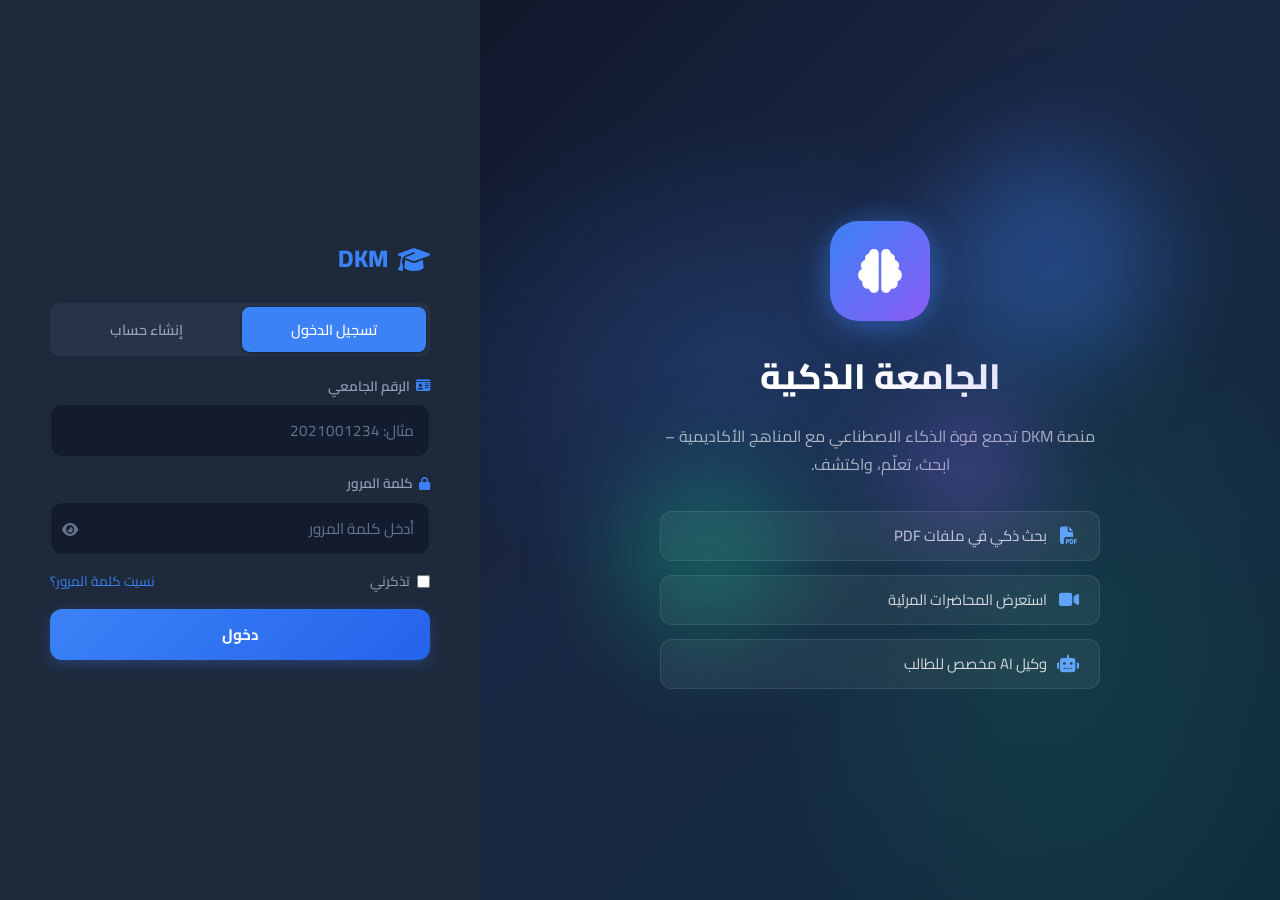
<file: New folder/index.html>
<!DOCTYPE html>
<html lang="ar" dir="rtl" data-theme="dark">
<head>
  <meta charset="UTF-8" />
  <meta name="viewport" content="width=device-width, initial-scale=1.0" />
  <title>DKM – الجامعة الذكية</title>
  <meta name="description" content="منصة DKM التعليمية الذكية – استعرض المناهج والمحاضرات بمساعدة الذكاء الاصطناعي" />
  <link rel="preconnect" href="https://fonts.googleapis.com" />
  <link rel="preconnect" href="https://fonts.gstatic.com" crossorigin />
  <link href="https://fonts.googleapis.com/css2?family=Cairo:wght@300;400;500;600;700;800&family=Tajawal:wght@300;400;500;700&display=swap" rel="stylesheet" />
  <link rel="stylesheet" href="https://cdnjs.cloudflare.com/ajax/libs/font-awesome/6.5.0/css/all.min.css" />
  <link rel="stylesheet" href="style.css" />
</head>
<body>

  <!-- ═══════════════════════════════════════════════ -->
  <!--  SCREEN 1 — AUTH                               -->
  <!-- ═══════════════════════════════════════════════ -->
  <div id="screen-auth" class="screen active">
    <div class="auth-layout">

      <!-- Left Panel — Illustration -->
      <div class="auth-illustration">
        <div class="auth-illustration-inner">
          <div class="auth-logo-big">
            <div class="logo-glow"></div>
            <span class="logo-icon"><i class="fa-solid fa-brain"></i></span>
          </div>
          <h1 class="auth-headline">الجامعة الذكية</h1>
          <p class="auth-sub">منصة DKM تجمع قوة الذكاء الاصطناعي مع المناهج الأكاديمية – ابحث، تعلّم، واكتشف.</p>
          <div class="auth-features">
            <div class="auth-feat"><i class="fa-solid fa-file-pdf"></i><span>بحث ذكي في ملفات PDF</span></div>
            <div class="auth-feat"><i class="fa-solid fa-video"></i><span>استعرض المحاضرات المرئية</span></div>
            <div class="auth-feat"><i class="fa-solid fa-robot"></i><span>وكيل AI مخصص للطالب</span></div>
          </div>
          <!-- Floating orbs -->
          <div class="orb orb-1"></div>
          <div class="orb orb-2"></div>
          <div class="orb orb-3"></div>
        </div>
      </div>

      <!-- Right Panel — Form -->
      <div class="auth-form-panel">
        <div class="auth-form-card">
          <div class="auth-form-logo">
            <i class="fa-solid fa-graduation-cap"></i>
            <span>DKM</span>
          </div>

          <!-- Tab switcher -->
          <div class="auth-tabs">
            <button class="auth-tab active" id="tab-login" onclick="switchAuthTab('login')">تسجيل الدخول</button>
            <button class="auth-tab" id="tab-register" onclick="switchAuthTab('register')">إنشاء حساب</button>
          </div>

          <!-- Login Form -->
          <form class="auth-form-body" id="form-login" onsubmit="handleLogin(event)">
            <div class="form-group">
              <label for="login-id"><i class="fa-solid fa-id-card"></i> الرقم الجامعي</label>
              <input type="text" id="login-id" placeholder="مثال: 2021001234" autocomplete="username" />
            </div>
            <div class="form-group">
              <label for="login-pass"><i class="fa-solid fa-lock"></i> كلمة المرور</label>
              <div class="input-with-icon">
                <input type="password" id="login-pass" placeholder="أدخل كلمة المرور" autocomplete="current-password" />
                <button type="button" class="toggle-pass" onclick="togglePassword('login-pass', this)"><i class="fa-solid fa-eye"></i></button>
              </div>
            </div>
            <div class="form-row-space">
              <label class="checkbox-label">
                <input type="checkbox" id="remember-me" /> تذكرني
              </label>
              <a href="#" class="forgot-link">نسيت كلمة المرور؟</a>
            </div>
            <button type="submit" class="btn-primary btn-full" id="btn-login">
              <span class="btn-text">دخول</span>
              <span class="btn-spinner hidden"><i class="fa-solid fa-circle-notch fa-spin"></i></span>
            </button>
          </form>

          <!-- Register Form -->
          <form class="auth-form-body hidden" id="form-register" onsubmit="handleRegister(event)">
            <div class="form-group">
              <label for="reg-name"><i class="fa-solid fa-user"></i> الاسم الكامل</label>
              <input type="text" id="reg-name" placeholder="أدخل اسمك الكامل" />
            </div>
            <div class="form-group">
              <label for="reg-id"><i class="fa-solid fa-id-card"></i> الرقم الجامعي</label>
              <input type="text" id="reg-id" placeholder="مثال: 2024005678" />
            </div>
            <div class="form-group">
              <label for="reg-pass"><i class="fa-solid fa-lock"></i> كلمة المرور</label>
              <div class="input-with-icon">
                <input type="password" id="reg-pass" placeholder="8 أحرف على الأقل" />
                <button type="button" class="toggle-pass" onclick="togglePassword('reg-pass', this)"><i class="fa-solid fa-eye"></i></button>
              </div>
            </div>
            <div class="form-group">
              <label for="reg-pass2"><i class="fa-solid fa-shield-halved"></i> تأكيد كلمة المرور</label>
              <input type="password" id="reg-pass2" placeholder="أعد إدخال كلمة المرور" />
            </div>
            <button type="submit" class="btn-primary btn-full" id="btn-register">
              <span class="btn-text">إنشاء الحساب</span>
              <span class="btn-spinner hidden"><i class="fa-solid fa-circle-notch fa-spin"></i></span>
            </button>
          </form>

        </div>
      </div>

    </div>
  </div>

  <!-- ═══════════════════════════════════════════════ -->
  <!--  APP SHELL (Screens 2-5)                       -->
  <!-- ═══════════════════════════════════════════════ -->
  <div id="app-shell" class="hidden">

    <!-- Sidebar -->
    <aside class="sidebar" id="sidebar">
      <div class="sidebar-header">
        <div class="sidebar-logo">
          <i class="fa-solid fa-brain"></i>
          <span class="sidebar-logo-text">DKM</span>
        </div>
        <button class="sidebar-toggle" id="sidebar-toggle" onclick="toggleSidebar()" title="طي/بسط الشريط">
          <i class="fa-solid fa-bars"></i>
        </button>
      </div>

      <nav class="sidebar-nav">
        <a href="#" class="nav-item active" id="nav-dashboard" onclick="navigateTo('dashboard')">
          <i class="fa-solid fa-house-chimney"></i>
          <span class="nav-label">الرئيسية</span>
        </a>
        <a href="#" class="nav-item" id="nav-upload" onclick="navigateTo('upload')">
          <i class="fa-solid fa-cloud-arrow-up"></i>
          <span class="nav-label">إدارة المناهج</span>
        </a>
        <a href="#" class="nav-item" id="nav-query" onclick="navigateTo('query')">
          <i class="fa-solid fa-table-list"></i>
          <span class="nav-label">نظام الاستعلام</span>
        </a>
        <a href="#" class="nav-item" id="nav-chat" onclick="navigateTo('chat')">
          <i class="fa-solid fa-robot"></i>
          <span class="nav-label">الوكيل الذكي</span>
          <span class="nav-badge">AI</span>
        </a>
      </nav>

      <div class="sidebar-footer">
        <div class="sidebar-user">
          <div class="user-avatar" id="sidebar-avatar">أ</div>
          <div class="user-info">
            <span class="user-name" id="sidebar-name">أحمد محمد</span>
            <span class="user-role">طالب</span>
          </div>
        </div>
        <div class="sidebar-actions">
          <button class="icon-btn" onclick="toggleTheme()" title="تغيير المظهر" id="theme-toggle">
            <i class="fa-solid fa-moon"></i>
          </button>
          <button class="icon-btn" onclick="handleLogout()" title="تسجيل الخروج">
            <i class="fa-solid fa-right-from-bracket"></i>
          </button>
        </div>
      </div>
    </aside>

    <!-- Main content area -->
    <div class="main-wrapper" id="main-wrapper">

      <!-- Top bar (mobile) -->
      <header class="topbar">
        <button class="icon-btn" onclick="toggleMobileSidebar()"><i class="fa-solid fa-bars"></i></button>
        <div class="topbar-logo"><i class="fa-solid fa-brain"></i> DKM</div>
        <button class="icon-btn" onclick="toggleTheme()" id="theme-toggle-mobile"><i class="fa-solid fa-moon"></i></button>
      </header>

      <!-- ─── SCREEN 2: DASHBOARD ─── -->
      <section id="screen-dashboard" class="app-screen active">
        <div class="page-header">
          <div>
            <h2 class="page-title" id="dashboard-greeting">مرحباً، أحمد 👋</h2>
            <p class="page-subtitle">هنا ملخص نشاطك الأكاديمي اليوم</p>
          </div>
          <button class="btn-primary" onclick="navigateTo('chat')">
            <i class="fa-solid fa-plus"></i> محادثة جديدة
          </button>
        </div>

        <!-- Stats Cards -->
        <div class="stats-grid" id="stats-grid">
          <div class="stat-card loading-shimmer">
            <div class="stat-icon bg-blue"><i class="fa-solid fa-file-pdf"></i></div>
            <div class="stat-body">
              <span class="stat-value" id="stat-curricula">—</span>
              <span class="stat-label">مناهج مرفوعة</span>
            </div>
            <div class="stat-trend up"><i class="fa-solid fa-arrow-trend-up"></i> +2</div>
          </div>
          <div class="stat-card loading-shimmer">
            <div class="stat-icon bg-purple"><i class="fa-solid fa-video"></i></div>
            <div class="stat-body">
              <span class="stat-value" id="stat-videos">—</span>
              <span class="stat-label">محاضرات مرئية</span>
            </div>
            <div class="stat-trend up"><i class="fa-solid fa-arrow-trend-up"></i> +5</div>
          </div>
          <div class="stat-card loading-shimmer">
            <div class="stat-icon bg-green"><i class="fa-solid fa-comments"></i></div>
            <div class="stat-body">
              <span class="stat-value" id="stat-chats">—</span>
              <span class="stat-label">محادثات AI</span>
            </div>
            <div class="stat-trend up"><i class="fa-solid fa-arrow-trend-up"></i> +12</div>
          </div>
          <div class="stat-card loading-shimmer">
            <div class="stat-icon bg-orange"><i class="fa-solid fa-bolt"></i></div>
            <div class="stat-body">
              <span class="stat-value" id="stat-queries">—</span>
              <span class="stat-label">استعلام اليوم</span>
            </div>
            <div class="stat-trend neutral"><i class="fa-solid fa-minus"></i> ثابت</div>
          </div>
        </div>

        <!-- Quick Actions -->
        <div class="section-title"><i class="fa-solid fa-zap"></i> إجراءات سريعة</div>
        <div class="quick-actions">
          <button class="quick-action-card" onclick="navigateTo('chat')">
            <div class="qa-icon"><i class="fa-solid fa-robot"></i></div>
            <span>سؤال AI</span>
          </button>
          <button class="quick-action-card" onclick="navigateTo('upload')">
            <div class="qa-icon"><i class="fa-solid fa-file-arrow-up"></i></div>
            <span>رفع منهج</span>
          </button>
          <button class="quick-action-card" onclick="navigateTo('query')">
            <div class="qa-icon"><i class="fa-solid fa-magnifying-glass"></i></div>
            <span>بحث متقدم</span>
          </button>
          <button class="quick-action-card" onclick="navigateTo('upload')">
            <div class="qa-icon"><i class="fa-solid fa-clapperboard"></i></div>
            <span>رفع فيديو</span>
          </button>
        </div>

        <!-- Recent Activity -->
        <div class="section-title"><i class="fa-solid fa-clock-rotate-left"></i> النشاط الأخير</div>
        <div class="activity-list" id="activity-list">
          <div class="activity-skeleton"></div>
          <div class="activity-skeleton"></div>
          <div class="activity-skeleton"></div>
        </div>
      </section>

      <!-- ─── SCREEN 3: UPLOAD ─── -->
      <section id="screen-upload" class="app-screen">
        <div class="page-header">
          <div>
            <h2 class="page-title">إدارة المناهج</h2>
            <p class="page-subtitle">ارفع ملفات PDF والمحاضرات المرئية لمعالجتها بالذكاء الاصطناعي</p>
          </div>
        </div>

        <div class="upload-grid">
          <!-- PDF Upload -->
          <div class="upload-card">
            <div class="upload-card-header">
              <div class="upload-card-icon pdf"><i class="fa-solid fa-file-pdf"></i></div>
              <div>
                <h3>رفع ملفات PDF</h3>
                <p>المناهج والكتب الدراسية</p>
              </div>
            </div>
            <div class="drop-zone" id="pdf-drop-zone"
                 ondragover="handleDragOver(event,'pdf-drop-zone')"
                 ondragleave="handleDragLeave('pdf-drop-zone')"
                 ondrop="handleDrop(event,'pdf')">
              <div class="drop-zone-content">
                <div class="drop-icon"><i class="fa-solid fa-cloud-arrow-up"></i></div>
                <p class="drop-text">اسحب ملفات PDF هنا</p>
                <p class="drop-hint">أو</p>
                <button class="btn-outline" onclick="document.getElementById('pdf-input').click()">تصفح الملفات</button>
                <p class="drop-formats">PDF – حجم أقصى 50 MB</p>
              </div>
              <input type="file" id="pdf-input" accept=".pdf" multiple class="hidden" onchange="handleFileSelect(event,'pdf')" />
            </div>
            <!-- Upload Queue -->
            <div class="upload-queue" id="pdf-queue"></div>
          </div>

          <!-- Video Upload -->
          <div class="upload-card">
            <div class="upload-card-header">
              <div class="upload-card-icon video"><i class="fa-solid fa-film"></i></div>
              <div>
                <h3>رفع المحاضرات المرئية</h3>
                <p>ملفات MP4 والفيديوهات التعليمية</p>
              </div>
            </div>
            <div class="drop-zone" id="video-drop-zone"
                 ondragover="handleDragOver(event,'video-drop-zone')"
                 ondragleave="handleDragLeave('video-drop-zone')"
                 ondrop="handleDrop(event,'video')">
              <div class="drop-zone-content">
                <div class="drop-icon video-icon"><i class="fa-solid fa-clapperboard"></i></div>
                <p class="drop-text">اسحب ملفات الفيديو هنا</p>
                <p class="drop-hint">أو</p>
                <button class="btn-outline" onclick="document.getElementById('video-input').click()">تصفح الملفات</button>
                <p class="drop-formats">MP4 / MOV / AVI – حجم أقصى 2 GB</p>
              </div>
              <input type="file" id="video-input" accept="video/*" multiple class="hidden" onchange="handleFileSelect(event,'video')" />
            </div>
            <!-- Upload Queue -->
            <div class="upload-queue" id="video-queue"></div>
          </div>
        </div>

        <!-- Uploaded Files Table -->
        <div class="section-title"><i class="fa-solid fa-folder-open"></i> الملفات المرفوعة</div>
        <div class="files-table-wrap">
          <div class="table-toolbar">
            <input type="text" class="search-input-sm" placeholder="ابحث في الملفات..." id="files-search" oninput="filterFiles(this.value)" />
            <div class="table-filters">
              <button class="filter-chip active" onclick="filterByType('all',this)">الكل</button>
              <button class="filter-chip" onclick="filterByType('pdf',this)">PDF</button>
              <button class="filter-chip" onclick="filterByType('video',this)">فيديو</button>
            </div>
          </div>
          <div id="files-list" class="files-list"></div>
        </div>
      </section>

      <!-- ─── SCREEN 4: QUERY SYSTEM ─── -->
      <section id="screen-query" class="app-screen">
        <div class="page-header">
          <div>
            <h2 class="page-title">نظام الاستعلام</h2>
            <p class="page-subtitle">استعرض وابحث في بيانات الطلاب والمناهج</p>
          </div>
          <button class="btn-primary" onclick="exportData()">
            <i class="fa-solid fa-file-export"></i> تصدير
          </button>
        </div>

        <!-- Search + Filter -->
        <div class="query-toolbar">
          <div class="search-wrap">
            <i class="fa-solid fa-magnifying-glass search-icon-inp"></i>
            <input type="text" id="query-search" class="search-input-lg" placeholder="ابحث باسم الطالب، المنهج..." oninput="handleQuerySearch(this.value)" />
          </div>
          <div class="query-filters">
            <select class="select-filter" id="filter-type" onchange="applyQueryFilter()">
              <option value="all">كل الأنواع</option>
              <option value="student">الطلاب</option>
              <option value="curriculum">المناهج</option>
              <option value="session">الجلسات</option>
            </select>
            <select class="select-filter" id="filter-status" onchange="applyQueryFilter()">
              <option value="all">كل الحالات</option>
              <option value="active">نشط</option>
              <option value="pending">معلق</option>
              <option value="done">مكتمل</option>
            </select>
          </div>
        </div>

        <!-- Desktop Table -->
        <div class="data-table-wrap" id="query-table-wrap">
          <table class="data-table" id="query-table">
            <thead>
              <tr>
                <th onclick="sortTable('id')">الرقم <i class="fa-solid fa-sort"></i></th>
                <th onclick="sortTable('name')">الاسم <i class="fa-solid fa-sort"></i></th>
                <th onclick="sortTable('type')">النوع <i class="fa-solid fa-sort"></i></th>
                <th onclick="sortTable('date')">التاريخ <i class="fa-solid fa-sort"></i></th>
                <th onclick="sortTable('status')">الحالة <i class="fa-solid fa-sort"></i></th>
                <th>إجراءات</th>
              </tr>
            </thead>
            <tbody id="query-tbody"></tbody>
          </table>
          <div class="table-pagination" id="query-pagination"></div>
        </div>

        <!-- Mobile Cards (auto-shown via CSS) -->
        <div class="query-cards-mobile" id="query-cards-mobile"></div>
      </section>

      <!-- ─── SCREEN 5: AI CHAT ─── -->
      <section id="screen-chat" class="app-screen chat-screen">
        <div class="chat-layout">

          <!-- Chat Sidebar — History -->
          <div class="chat-sidebar" id="chat-sidebar">
            <div class="chat-sidebar-header">
              <span>المحادثات</span>
              <button class="btn-new-chat" onclick="startNewChat()" title="محادثة جديدة">
                <i class="fa-solid fa-plus"></i>
              </button>
            </div>
            <div class="chat-history-list" id="chat-history-list"></div>
          </div>

          <!-- Chat Main -->
          <div class="chat-main">

            <!-- Chat Header -->
            <div class="chat-header">
              <button class="icon-btn chat-sidebar-toggle" onclick="toggleChatSidebar()">
                <i class="fa-solid fa-sidebar"></i>
              </button>
              <div class="chat-header-info">
                <div class="ai-status-dot"></div>
                <span>وكيل DKM الذكي</span>
                <span class="ai-status-label">متصل</span>
              </div>
              <button class="icon-btn" onclick="clearChat()" title="مسح المحادثة">
                <i class="fa-solid fa-trash-can"></i>
              </button>
            </div>

            <!-- Messages Area -->
            <div class="chat-messages" id="chat-messages">
              <!-- Welcome state -->
              <div class="chat-welcome" id="chat-welcome">
                <div class="welcome-icon"><i class="fa-solid fa-brain"></i></div>
                <h3>مرحباً بك في وكيل DKM الذكي</h3>
                <p>اسألني عن أي محتوى في مناهجك أو محاضراتك المرئية</p>
                <div class="welcome-suggestions">
                  <button class="suggestion-chip" onclick="sendSuggestion(this)">ما هي مفاهيم الفصل الأول؟</button>
                  <button class="suggestion-chip" onclick="sendSuggestion(this)">اشرح لي مفهوم الخوارزميات</button>
                  <button class="suggestion-chip" onclick="sendSuggestion(this)">أين يُذكر موضوع قواعد البيانات؟</button>
                  <button class="suggestion-chip" onclick="sendSuggestion(this)">لخّص المحاضرة الثالثة</button>
                </div>
              </div>
            </div>

            <!-- Search Mode Selector + Input -->
            <div class="chat-input-area">
              <div class="mode-selector">
                <button class="mode-btn active" id="mode-all" onclick="setMode('all',this)" title="بحث شامل">
                  <i class="fa-solid fa-layer-group"></i><span>شامل</span>
                </button>
                <button class="mode-btn" id="mode-docs" onclick="setMode('docs',this)" title="بحث في المستندات">
                  <i class="fa-solid fa-file-lines"></i><span>مستندات</span>
                </button>
                <button class="mode-btn" id="mode-video" onclick="setMode('video',this)" title="بحث في الفيديوهات">
                  <i class="fa-solid fa-video"></i><span>فيديو</span>
                </button>
              </div>
              <div class="chat-input-row">
                <textarea id="chat-input" class="chat-textarea" placeholder="اسأل وكيل DKM..." rows="1"
                          onkeydown="handleChatKey(event)"
                          oninput="autoResizeTextarea(this)"></textarea>
                <button class="send-btn" id="send-btn" onclick="sendMessage()" title="إرسال">
                  <span style="margin-left: 8px;">إرسال</span>
                  <i class="fa-solid fa-paper-plane"></i>
               </button>
              </div>
              <p class="chat-disclaimer">DKM AI قد يرتكب أخطاء. تحقق من المعلومات المهمة.</p>
            </div>
          </div>

        </div>
      </section>

    </div><!-- /main-wrapper -->

    <!-- Bottom Nav (Mobile) -->
    <nav class="bottom-nav" id="bottom-nav">
      <a href="#" class="bottom-nav-item active" id="bn-dashboard" onclick="navigateTo('dashboard')">
        <i class="fa-solid fa-house-chimney"></i><span>الرئيسية</span>
      </a>
      <a href="#" class="bottom-nav-item" id="bn-upload" onclick="navigateTo('upload')">
        <i class="fa-solid fa-cloud-arrow-up"></i><span>المناهج</span>
      </a>
      <a href="#" class="bottom-nav-item" id="bn-query" onclick="navigateTo('query')">
        <i class="fa-solid fa-table-list"></i><span>الاستعلام</span>
      </a>
      <a href="#" class="bottom-nav-item bn-chat" id="bn-chat" onclick="navigateTo('chat')">
        <i class="fa-solid fa-robot"></i><span>AI</span>
      </a>
    </nav>

  </div><!-- /app-shell -->

  <!-- ═══════════════ MODALS ═══════════════ -->

  <!-- Video Player Modal -->
  <div class="modal-overlay hidden" id="video-modal" onclick="closeVideoModal(event)">
    <div class="video-modal-card">
      <div class="video-modal-header">
        <span id="video-modal-title">محاضرة: مقدمة في الخوارزميات</span>
        <button class="icon-btn" onclick="closeVideoModal()"><i class="fa-solid fa-xmark"></i></button>
      </div>
      <div class="video-modal-body">
        <div class="video-placeholder" id="video-placeholder">
          <i class="fa-solid fa-circle-play"></i>
          <p>مشغل الفيديو (Mux Player)</p>
        </div>
      </div>
      <div class="video-modal-footer">
        <span class="timestamp-badge" id="video-modal-timestamp"><i class="fa-solid fa-clock"></i> 00:00</span>
        <p class="video-modal-context" id="video-modal-context">اقتُبس من هذا الموضع لصلته بسؤالك</p>
      </div>
    </div>
  </div>

  <!-- HTML Preview Modal -->
  <div class="modal-overlay hidden" id="html-modal" onclick="closeHtmlModal(event)">
    <div class="html-modal-card">
      <div class="html-modal-header">
        <span><i class="fa-solid fa-code"></i> عرض HTML</span>
        <button class="icon-btn" onclick="closeHtmlModal()"><i class="fa-solid fa-xmark"></i></button>
      </div>
      <div class="html-modal-body" id="html-modal-body"></div>
    </div>
  </div>

  <!-- Toast Notifications -->
  <div class="toast-container" id="toast-container"></div>

  <!-- Mobile Sidebar Overlay -->
  <div class="sidebar-overlay hidden" id="sidebar-overlay" onclick="toggleMobileSidebar()"></div>

  <script src="app.js"></script>
</body>
</html>
</file>
<file: New folder/style.css>
/* ═══════════════════════════════════════════════════════════
   DKM SMART UNIVERSITY — DESIGN SYSTEM
   ═══════════════════════════════════════════════════════════ */

@import url('https://fonts.googleapis.com/css2?family=Cairo:wght@300;400;500;600;700;800&family=Tajawal:wght@300;400;500;700&display=swap');

/* ── CSS Variables (Tokens) ── */
:root {
  /* Brand */
  --clr-primary:        #3b82f6;
  --clr-primary-dark:   #2563eb;
  --clr-primary-light:  #60a5fa;
  --clr-primary-glow:   rgba(59,130,246,.25);

  --clr-success:        #10b981;
  --clr-success-dark:   #059669;
  --clr-success-glow:   rgba(16,185,129,.2);

  --clr-warning:        #f59e0b;
  --clr-danger:         #ef4444;
  --clr-purple:         #8b5cf6;
  --clr-orange:         #f97316;

  /* Dark theme (default) */
  --bg-base:            #0f172a;
  --bg-surface:         #1e293b;
  --bg-elevated:        #263348;
  --bg-card:            rgba(30,41,59,.85);
  --bg-input:           rgba(15,23,42,.7);
  --bg-hover:           rgba(59,130,246,.08);
  --bg-sidebar:         #0f172a;

  --border:             rgba(148,163,184,.12);
  --border-focus:       rgba(59,130,246,.5);

  --text-primary:       #f1f5f9;
  --text-secondary:     #94a3b8;
  --text-muted:         #64748b;
  --text-inverse:       #0f172a;

  --shadow-sm:          0 1px 3px rgba(0,0,0,.4);
  --shadow-md:          0 4px 16px rgba(0,0,0,.4);
  --shadow-lg:          0 8px 32px rgba(0,0,0,.5);
  --shadow-glow-blue:   0 0 24px rgba(59,130,246,.25);
  --shadow-glow-green:  0 0 24px rgba(16,185,129,.2);

  /* Layout */
  --sidebar-w:          240px;
  --sidebar-collapsed:  68px;
  --topbar-h:           56px;
  --bottom-nav-h:       64px;
  --border-radius:      12px;
  --border-radius-lg:   18px;
  --border-radius-xl:   24px;

  /* Transitions */
  --transition:         all .22s cubic-bezier(.4,0,.2,1);
  --transition-slow:    all .4s cubic-bezier(.4,0,.2,1);
}

/* ── Light Theme ── */
[data-theme="light"] {
  --bg-base:            #f0f4f8;
  --bg-surface:         #ffffff;
  --bg-elevated:        #f8fafc;
  --bg-card:            rgba(255,255,255,.9);
  --bg-input:           #f8fafc;
  --bg-hover:           rgba(59,130,246,.06);
  --bg-sidebar:         #1e293b;

  --border:             rgba(148,163,184,.2);
  --border-focus:       rgba(59,130,246,.4);

  --text-primary:       #1e293b;
  --text-secondary:     #475569;
  --text-muted:         #94a3b8;
  --text-inverse:       #f1f5f9;

  --shadow-sm:          0 1px 3px rgba(0,0,0,.08);
  --shadow-md:          0 4px 16px rgba(0,0,0,.1);
  --shadow-lg:          0 8px 32px rgba(0,0,0,.12);
}

/* ── Reset & Base ── */
*, *::before, *::after { box-sizing: border-box; margin: 0; padding: 0; }

html { scroll-behavior: smooth; }

body {
  font-family: 'Cairo', 'Tajawal', sans-serif;
  background: var(--bg-base);
  color: var(--text-primary);
  min-height: 100vh;
  overflow-x: hidden;
  direction: rtl;
  font-size: 15px;
  line-height: 1.6;
  transition: background .35s, color .35s;
}

a { text-decoration: none; color: inherit; }
button { cursor: pointer; border: none; background: none; font-family: inherit; }
input, textarea, select { font-family: inherit; outline: none; }
ul { list-style: none; }

.hidden { display: none !important; }
.screen { display: none; }
.screen.active { display: flex; }

/* ══════════════════════════════════════════════
   AUTH SCREEN
══════════════════════════════════════════════ */
#screen-auth {
  min-height: 100vh;
  flex-direction: row;
}

.auth-layout {
  display: flex;
  width: 100%;
  min-height: 100vh;
}

/* Illustration panel */
.auth-illustration {
  flex: 1;
  background: linear-gradient(135deg, #0f172a 0%, #1a2744 40%, #0f2f3d 100%);
  display: flex;
  align-items: center;
  justify-content: center;
  position: relative;
  overflow: hidden;
  padding: 48px;
}

.auth-illustration::before {
  content: '';
  position: absolute;
  inset: 0;
  background:
    radial-gradient(ellipse 60% 40% at 30% 40%, rgba(59,130,246,.18) 0%, transparent 70%),
    radial-gradient(ellipse 50% 60% at 70% 70%, rgba(16,185,129,.12) 0%, transparent 70%);
}

.auth-illustration-inner {
  position: relative;
  z-index: 2;
  display: flex;
  flex-direction: column;
  align-items: center;
  text-align: center;
  gap: 24px;
  max-width: 440px;
}

.auth-logo-big {
  position: relative;
  width: 120px;
  height: 120px;
  display: flex;
  align-items: center;
  justify-content: center;
}

.logo-glow {
  position: absolute;
  inset: -12px;
  background: radial-gradient(circle, rgba(59,130,246,.4) 0%, transparent 70%);
  border-radius: 50%;
  animation: pulse-glow 3s ease-in-out infinite;
}

@keyframes pulse-glow {
  0%,100% { transform: scale(1); opacity: .7; }
  50%      { transform: scale(1.15); opacity: 1; }
}

.logo-icon {
  width: 100px;
  height: 100px;
  background: linear-gradient(135deg, #3b82f6, #8b5cf6);
  border-radius: 28px;
  display: flex;
  align-items: center;
  justify-content: center;
  font-size: 44px;
  color: #fff;
  box-shadow: 0 8px 32px rgba(59,130,246,.4);
  position: relative;
  z-index: 1;
}

.auth-headline {
  font-size: 2.2rem;
  font-weight: 800;
  color: #fff;
  line-height: 1.2;
}

.auth-sub {
  font-size: 1rem;
  color: rgba(255,255,255,.65);
  line-height: 1.8;
}

.auth-features {
  display: flex;
  flex-direction: column;
  gap: 14px;
  width: 100%;
  margin-top: 8px;
}

.auth-feat {
  display: flex;
  align-items: center;
  gap: 12px;
  background: rgba(255,255,255,.06);
  border: 1px solid rgba(255,255,255,.1);
  border-radius: var(--border-radius);
  padding: 12px 20px;
  color: rgba(255,255,255,.8);
  font-size: .93rem;
  backdrop-filter: blur(8px);
  transition: var(--transition);
}
.auth-feat:hover {
  background: rgba(59,130,246,.15);
  border-color: rgba(59,130,246,.3);
}
.auth-feat i {
  color: var(--clr-primary-light);
  font-size: 1.1rem;
  width: 20px;
  text-align: center;
}

/* Floating orbs */
.orb {
  position: absolute;
  border-radius: 50%;
  filter: blur(50px);
  opacity: .35;
  animation: float 8s ease-in-out infinite;
}
.orb-1 { width: 220px; height: 220px; background: #3b82f6; top: -60px; right: -60px; animation-delay: 0s; }
.orb-2 { width: 180px; height: 180px; background: #10b981; bottom: 40px; left: -40px; animation-delay: 2.5s; }
.orb-3 { width: 140px; height: 140px; background: #8b5cf6; bottom: 150px; right: 60px; animation-delay: 5s; }

@keyframes float {
  0%,100% { transform: translateY(0) scale(1); }
  50%      { transform: translateY(-20px) scale(1.05); }
}

/* Form panel */
.auth-form-panel {
  width: 480px;
  min-width: 480px;
  background: var(--bg-surface);
  display: flex;
  align-items: center;
  justify-content: center;
  padding: 40px 32px;
  position: relative;
}

[data-theme="light"] .auth-form-panel {
  background: #fff;
}

.auth-form-card {
  width: 100%;
  max-width: 380px;
  display: flex;
  flex-direction: column;
  gap: 20px;
}

.auth-form-logo {
  display: flex;
  align-items: center;
  gap: 10px;
  font-size: 1.5rem;
  font-weight: 800;
  color: var(--clr-primary);
  margin-bottom: 4px;
}
.auth-form-logo i { font-size: 1.6rem; }

.auth-tabs {
  display: flex;
  background: var(--bg-elevated);
  border-radius: 10px;
  padding: 4px;
  gap: 4px;
}

.auth-tab {
  flex: 1;
  padding: 9px;
  border-radius: 8px;
  font-family: inherit;
  font-size: .9rem;
  font-weight: 600;
  color: var(--text-secondary);
  background: transparent;
  transition: var(--transition);
}
.auth-tab.active {
  background: var(--clr-primary);
  color: #fff;
  box-shadow: var(--shadow-sm);
}

.auth-form-body { display: flex; flex-direction: column; gap: 16px; }

.form-group {
  display: flex;
  flex-direction: column;
  gap: 7px;
}

.form-group label {
  font-size: .85rem;
  font-weight: 600;
  color: var(--text-secondary);
  display: flex;
  align-items: center;
  gap: 6px;
}
.form-group label i { color: var(--clr-primary); font-size: .8rem; }

.form-group input {
  width: 100%;
  padding: 11px 15px;
  background: var(--bg-input);
  border: 1.5px solid var(--border);
  border-radius: var(--border-radius);
  color: var(--text-primary);
  font-size: .95rem;
  transition: var(--transition);
}
.form-group input:focus {
  border-color: var(--clr-primary);
  box-shadow: 0 0 0 3px var(--clr-primary-glow);
  background: var(--bg-elevated);
}
.form-group input::placeholder { color: var(--text-muted); }

.input-with-icon {
  position: relative;
}
.input-with-icon input { padding-left: 44px; }
.toggle-pass {
  position: absolute;
  left: 12px;
  top: 50%;
  transform: translateY(-50%);
  color: var(--text-muted);
  font-size: .9rem;
  transition: var(--transition);
}
.toggle-pass:hover { color: var(--clr-primary); }

.form-row-space {
  display: flex;
  align-items: center;
  justify-content: space-between;
}
.checkbox-label {
  display: flex;
  align-items: center;
  gap: 7px;
  font-size: .85rem;
  color: var(--text-secondary);
  cursor: pointer;
}
.forgot-link { font-size: .85rem; color: var(--clr-primary); }
.forgot-link:hover { text-decoration: underline; }

/* Buttons */
.btn-primary {
  display: inline-flex;
  align-items: center;
  justify-content: center;
  gap: 8px;
  padding: 11px 22px;
  background: linear-gradient(135deg, var(--clr-primary), var(--clr-primary-dark));
  color: #fff;
  border-radius: var(--border-radius);
  font-family: inherit;
  font-size: .95rem;
  font-weight: 700;
  cursor: pointer;
  transition: var(--transition);
  border: none;
  box-shadow: 0 4px 14px rgba(59,130,246,.3);
  white-space: nowrap;
}
.btn-primary:hover {
  background: linear-gradient(135deg, var(--clr-primary-dark), #1d4ed8);
  transform: translateY(-1px);
  box-shadow: 0 6px 20px rgba(59,130,246,.4);
}
.btn-primary:active { transform: translateY(0); }
.btn-full { width: 100%; }

.btn-outline {
  display: inline-flex;
  align-items: center;
  justify-content: center;
  gap: 8px;
  padding: 9px 20px;
  border: 1.5px solid var(--border);
  border-radius: var(--border-radius);
  color: var(--text-secondary);
  font-family: inherit;
  font-size: .9rem;
  font-weight: 600;
  transition: var(--transition);
  background: transparent;
}
.btn-outline:hover {
  border-color: var(--clr-primary);
  color: var(--clr-primary);
  background: var(--bg-hover);
}

.btn-spinner { display: flex; align-items: center; }
.btn-text + .btn-spinner { margin-right: 6px; }

.icon-btn {
  width: 36px;
  height: 36px;
  display: flex;
  align-items: center;
  justify-content: center;
  border-radius: 10px;
  color: var(--text-secondary);
  transition: var(--transition);
  background: transparent;
  flex-shrink: 0;
}
.icon-btn:hover {
  background: var(--bg-hover);
  color: var(--clr-primary);
}

/* ══════════════════════════════════════════════
   APP SHELL LAYOUT
══════════════════════════════════════════════ */
#app-shell {
  display: flex;
  min-height: 100vh;
  position: relative;
}
#app-shell.hidden { display: none; }

/* ── Sidebar ── */
.sidebar {
  width: var(--sidebar-w);
  min-width: var(--sidebar-w);
  background: var(--bg-sidebar);
  border-left: 1px solid var(--border);
  display: flex;
  flex-direction: column;
  position: sticky;
  top: 0;
  height: 100vh;
  overflow: hidden;
  transition: var(--transition-slow);
  z-index: 100;
  flex-shrink: 0;
}

.sidebar.collapsed {
  width: var(--sidebar-collapsed);
  min-width: var(--sidebar-collapsed);
}

.sidebar-header {
  display: flex;
  align-items: center;
  justify-content: space-between;
  padding: 18px 16px;
  border-bottom: 1px solid var(--border);
  gap: 8px;
}

.sidebar-logo {
  display: flex;
  align-items: center;
  gap: 10px;
  color: #fff;
  font-size: 1.2rem;
  font-weight: 800;
  white-space: nowrap;
  overflow: hidden;
}
.sidebar-logo i {
  color: var(--clr-primary);
  font-size: 1.4rem;
  flex-shrink: 0;
}
.sidebar-logo-text { transition: var(--transition-slow); }
.sidebar.collapsed .sidebar-logo-text { opacity: 0; width: 0; }

.sidebar-toggle {
  color: var(--text-muted);
  padding: 4px;
  border-radius: 8px;
  transition: var(--transition);
  flex-shrink: 0;
}
.sidebar-toggle:hover { color: #fff; background: rgba(255,255,255,.08); }

.sidebar-nav {
  flex: 1;
  padding: 12px 10px;
  display: flex;
  flex-direction: column;
  gap: 4px;
  overflow-y: auto;
  overflow-x: hidden;
}

.nav-item {
  display: flex;
  align-items: center;
  gap: 12px;
  padding: 11px 14px;
  border-radius: var(--border-radius);
  color: rgba(255,255,255,.55);
  font-size: .9rem;
  font-weight: 600;
  transition: var(--transition);
  white-space: nowrap;
  overflow: hidden;
  position: relative;
}
.nav-item i {
  font-size: 1.05rem;
  width: 20px;
  text-align: center;
  flex-shrink: 0;
  transition: var(--transition);
}
.nav-item .nav-label { transition: var(--transition-slow); }
.sidebar.collapsed .nav-label { opacity: 0; width: 0; overflow: hidden; }

.nav-item:hover {
  background: rgba(255,255,255,.08);
  color: #fff;
}
.nav-item.active {
  background: linear-gradient(135deg, rgba(59,130,246,.25), rgba(59,130,246,.1));
  color: var(--clr-primary-light);
  border: 1px solid rgba(59,130,246,.2);
}
.nav-item.active i { color: var(--clr-primary); }

.nav-badge {
  margin-right: auto;
  background: linear-gradient(135deg, var(--clr-primary), var(--clr-purple));
  color: #fff;
  font-size: .68rem;
  font-weight: 700;
  padding: 2px 7px;
  border-radius: 20px;
  flex-shrink: 0;
  transition: var(--transition-slow);
}
.sidebar.collapsed .nav-badge { display: none; }

.sidebar-footer {
  padding: 14px 10px;
  border-top: 1px solid var(--border);
  display: flex;
  flex-direction: column;
  gap: 8px;
}

.sidebar-user {
  display: flex;
  align-items: center;
  gap: 10px;
  padding: 8px 10px;
  border-radius: var(--border-radius);
  overflow: hidden;
  background: rgba(255,255,255,.04);
}

.user-avatar {
  width: 36px;
  height: 36px;
  border-radius: 10px;
  background: linear-gradient(135deg, var(--clr-primary), var(--clr-purple));
  display: flex;
  align-items: center;
  justify-content: center;
  color: #fff;
  font-weight: 800;
  font-size: .95rem;
  flex-shrink: 0;
}

.user-info {
  display: flex;
  flex-direction: column;
  overflow: hidden;
  transition: var(--transition-slow);
  white-space: nowrap;
}
.sidebar.collapsed .user-info { opacity: 0; width: 0; }
.user-name { font-size: .88rem; font-weight: 700; color: #fff; }
.user-role { font-size: .75rem; color: rgba(255,255,255,.4); }

.sidebar-actions {
  display: flex;
  gap: 6px;
  padding: 0 4px;
}
.sidebar.collapsed .sidebar-actions { justify-content: center; }

/* ── Main Wrapper ── */
.main-wrapper {
  flex: 1;
  display: flex;
  flex-direction: column;
  min-height: 100vh;
  overflow: hidden;
  max-width: calc(100vw - var(--sidebar-w));
  transition: var(--transition-slow);
}

/* ── Top Bar (mobile only) ── */
.topbar {
  display: none;
  align-items: center;
  justify-content: space-between;
  height: var(--topbar-h);
  padding: 0 16px;
  background: var(--bg-surface);
  border-bottom: 1px solid var(--border);
  position: sticky;
  top: 0;
  z-index: 50;
}
.topbar-logo {
  font-size: 1.1rem;
  font-weight: 800;
  color: var(--clr-primary);
  display: flex;
  align-items: center;
  gap: 6px;
}

/* ── App Screens ── */
.app-screen {
  display: none;
  flex-direction: column;
  flex: 1;
  padding: 28px 32px;
  gap: 24px;
  overflow-y: auto;
  max-height: 100vh;
}
.app-screen.active { display: flex; }

.page-header {
  display: flex;
  align-items: flex-start;
  justify-content: space-between;
  gap: 16px;
  flex-wrap: wrap;
}
.page-title { font-size: 1.55rem; font-weight: 800; color: var(--text-primary); }
.page-subtitle { font-size: .9rem; color: var(--text-secondary); margin-top: 2px; }

.section-title {
  font-size: 1rem;
  font-weight: 700;
  color: var(--text-secondary);
  display: flex;
  align-items: center;
  gap: 8px;
  margin-top: 4px;
}
.section-title i { color: var(--clr-primary); }

/* ══════════════════════════════════════════════
   SCREEN 2 — DASHBOARD
══════════════════════════════════════════════ */

/* Stats Grid */
.stats-grid {
  display: grid;
  grid-template-columns: repeat(4, 1fr);
  gap: 16px;
}

.stat-card {
  background: var(--bg-card);
  border: 1px solid var(--border);
  border-radius: var(--border-radius-lg);
  padding: 20px;
  display: flex;
  align-items: flex-start;
  gap: 14px;
  backdrop-filter: blur(12px);
  transition: var(--transition);
  position: relative;
  overflow: hidden;
  cursor: default;
}
.stat-card::before {
  content: '';
  position: absolute;
  inset: 0;
  background: linear-gradient(135deg, rgba(255,255,255,.03) 0%, transparent 60%);
  pointer-events: none;
}
.stat-card:hover {
  transform: translateY(-3px);
  box-shadow: var(--shadow-md);
  border-color: rgba(59,130,246,.25);
}

.stat-icon {
  width: 48px;
  height: 48px;
  border-radius: 14px;
  display: flex;
  align-items: center;
  justify-content: center;
  font-size: 1.2rem;
  color: #fff;
  flex-shrink: 0;
}
.bg-blue   { background: linear-gradient(135deg, #3b82f6, #2563eb); box-shadow: 0 4px 14px rgba(59,130,246,.35); }
.bg-purple { background: linear-gradient(135deg, #8b5cf6, #6d28d9); box-shadow: 0 4px 14px rgba(139,92,246,.35); }
.bg-green  { background: linear-gradient(135deg, #10b981, #059669); box-shadow: 0 4px 14px rgba(16,185,129,.35); }
.bg-orange { background: linear-gradient(135deg, #f97316, #ea580c); box-shadow: 0 4px 14px rgba(249,115,22,.35); }

.stat-body { flex: 1; }
.stat-value { display: block; font-size: 1.9rem; font-weight: 800; color: var(--text-primary); line-height: 1; }
.stat-label { font-size: .82rem; color: var(--text-muted); margin-top: 4px; }

.stat-trend {
  font-size: .75rem;
  font-weight: 700;
  padding: 3px 8px;
  border-radius: 20px;
  display: flex;
  align-items: center;
  gap: 4px;
  white-space: nowrap;
  align-self: flex-start;
}
.stat-trend.up { background: rgba(16,185,129,.15); color: var(--clr-success); }
.stat-trend.neutral { background: rgba(148,163,184,.1); color: var(--text-muted); }

/* Shimmer loading */
.loading-shimmer { animation: shimmer 1.8s ease-in-out infinite; }
@keyframes shimmer {
  0%,100% { opacity: 1; }
  50%      { opacity: .6; }
}

/* Quick Actions */
.quick-actions {
  display: grid;
  grid-template-columns: repeat(4, 1fr);
  gap: 14px;
}

.quick-action-card {
  background: var(--bg-card);
  border: 1px solid var(--border);
  border-radius: var(--border-radius-lg);
  padding: 22px 16px;
  display: flex;
  flex-direction: column;
  align-items: center;
  gap: 12px;
  transition: var(--transition);
  cursor: pointer;
  color: var(--text-secondary);
  font-family: inherit;
  font-size: .88rem;
  font-weight: 600;
  backdrop-filter: blur(12px);
}
.quick-action-card:hover {
  background: var(--bg-hover);
  border-color: var(--clr-primary);
  color: var(--clr-primary);
  transform: translateY(-3px);
  box-shadow: var(--shadow-glow-blue);
}

.qa-icon {
  width: 52px;
  height: 52px;
  border-radius: 16px;
  background: var(--bg-elevated);
  display: flex;
  align-items: center;
  justify-content: center;
  font-size: 1.35rem;
  color: var(--clr-primary);
  transition: var(--transition);
}
.quick-action-card:hover .qa-icon {
  background: linear-gradient(135deg, var(--clr-primary), var(--clr-primary-dark));
  color: #fff;
  box-shadow: var(--shadow-glow-blue);
}

/* Activity List */
.activity-list { display: flex; flex-direction: column; gap: 10px; }

.activity-item {
  display: flex;
  align-items: center;
  gap: 14px;
  padding: 14px 18px;
  background: var(--bg-card);
  border: 1px solid var(--border);
  border-radius: var(--border-radius);
  backdrop-filter: blur(8px);
  transition: var(--transition);
  animation: fadeSlideIn .35s ease forwards;
}
@keyframes fadeSlideIn {
  from { opacity: 0; transform: translateY(10px); }
  to   { opacity: 1; transform: translateY(0); }
}
.activity-item:hover { border-color: rgba(59,130,246,.2); background: var(--bg-hover); }

.activity-dot {
  width: 10px;
  height: 10px;
  border-radius: 50%;
  flex-shrink: 0;
}
.activity-dot.pdf   { background: var(--clr-danger); box-shadow: 0 0 8px rgba(239,68,68,.4); }
.activity-dot.video { background: var(--clr-purple); box-shadow: 0 0 8px rgba(139,92,246,.4); }
.activity-dot.chat  { background: var(--clr-primary); box-shadow: 0 0 8px rgba(59,130,246,.4); }
.activity-dot.query { background: var(--clr-success); box-shadow: 0 0 8px rgba(16,185,129,.4); }

.activity-text { flex: 1; }
.activity-title { font-size: .9rem; font-weight: 600; color: var(--text-primary); }
.activity-time  { font-size: .78rem; color: var(--text-muted); margin-top: 2px; }

.activity-skeleton {
  height: 58px;
  background: var(--bg-elevated);
  border-radius: var(--border-radius);
  animation: skeleton-pulse 1.4s ease-in-out infinite;
}
@keyframes skeleton-pulse {
  0%,100% { opacity: .5; }
  50%      { opacity: .9; }
}

/* ══════════════════════════════════════════════
   SCREEN 3 — UPLOAD
══════════════════════════════════════════════ */
.upload-grid {
  display: grid;
  grid-template-columns: 1fr 1fr;
  gap: 22px;
}

.upload-card {
  background: var(--bg-card);
  border: 1px solid var(--border);
  border-radius: var(--border-radius-lg);
  padding: 24px;
  display: flex;
  flex-direction: column;
  gap: 18px;
  backdrop-filter: blur(12px);
  transition: var(--transition);
}

.upload-card-header {
  display: flex;
  align-items: center;
  gap: 14px;
}
.upload-card-header h3 { font-size: 1.05rem; font-weight: 700; color: var(--text-primary); }
.upload-card-header p  { font-size: .82rem; color: var(--text-muted); margin-top: 2px; }

.upload-card-icon {
  width: 48px;
  height: 48px;
  border-radius: 14px;
  display: flex;
  align-items: center;
  justify-content: center;
  font-size: 1.3rem;
  flex-shrink: 0;
}
.upload-card-icon.pdf   { background: rgba(239,68,68,.15); color: #ef4444; }
.upload-card-icon.video { background: rgba(139,92,246,.15); color: #8b5cf6; }

.drop-zone {
  border: 2px dashed var(--border);
  border-radius: var(--border-radius-lg);
  padding: 32px 20px;
  text-align: center;
  transition: var(--transition);
  cursor: pointer;
  background: var(--bg-elevated);
  position: relative;
}
.drop-zone:hover,
.drop-zone.drag-over {
  border-color: var(--clr-primary);
  background: var(--bg-hover);
  box-shadow: 0 0 0 4px var(--clr-primary-glow);
}
.drop-zone.drag-over { transform: scale(1.01); }

.drop-zone-content { display: flex; flex-direction: column; align-items: center; gap: 10px; }

.drop-icon {
  font-size: 2.5rem;
  color: var(--clr-primary);
  animation: bounce-icon 2s ease-in-out infinite;
}
@keyframes bounce-icon {
  0%,100% { transform: translateY(0); }
  50%      { transform: translateY(-6px); }
}
.video-icon { color: var(--clr-purple); animation-delay: .5s; }

.drop-text  { font-size: 1rem; font-weight: 700; color: var(--text-primary); }
.drop-hint  { font-size: .82rem; color: var(--text-muted); }
.drop-formats { font-size: .78rem; color: var(--text-muted); }

/* Upload Queue */
.upload-queue { display: flex; flex-direction: column; gap: 10px; }

.upload-item {
  display: flex;
  align-items: center;
  gap: 12px;
  padding: 12px 14px;
  background: var(--bg-elevated);
  border: 1px solid var(--border);
  border-radius: var(--border-radius);
  animation: fadeSlideIn .3s ease forwards;
}

.upload-item-icon { font-size: 1.2rem; flex-shrink: 0; }
.upload-item-icon.pdf-icon   { color: #ef4444; }
.upload-item-icon.video-icon-c { color: #8b5cf6; }

.upload-item-body { flex: 1; min-width: 0; }
.upload-item-name { font-size: .88rem; font-weight: 600; color: var(--text-primary); overflow: hidden; text-overflow: ellipsis; white-space: nowrap; }
.upload-item-size { font-size: .75rem; color: var(--text-muted); }

.progress-bar-wrap { height: 5px; background: var(--border); border-radius: 3px; margin-top: 6px; overflow: hidden; }
.progress-bar {
  height: 100%;
  border-radius: 3px;
  background: linear-gradient(90deg, var(--clr-primary), var(--clr-success));
  transition: width .4s ease;
}

.upload-status {
  font-size: .75rem;
  font-weight: 700;
  padding: 3px 9px;
  border-radius: 20px;
  white-space: nowrap;
  flex-shrink: 0;
}
.status-uploading  { background: rgba(59,130,246,.15); color: var(--clr-primary); }
.status-processing { background: rgba(245,158,11,.15); color: var(--clr-warning); }
.status-done       { background: rgba(16,185,129,.15); color: var(--clr-success); }
.status-error      { background: rgba(239,68,68,.15); color: var(--clr-danger); }

/* Files List */
.files-table-wrap {
  background: var(--bg-card);
  border: 1px solid var(--border);
  border-radius: var(--border-radius-lg);
  overflow: hidden;
  backdrop-filter: blur(12px);
}

.table-toolbar {
  display: flex;
  align-items: center;
  gap: 12px;
  padding: 14px 18px;
  border-bottom: 1px solid var(--border);
  flex-wrap: wrap;
}

.search-input-sm {
  flex: 1;
  min-width: 200px;
  padding: 8px 14px;
  background: var(--bg-elevated);
  border: 1px solid var(--border);
  border-radius: 10px;
  color: var(--text-primary);
  font-family: inherit;
  font-size: .88rem;
}
.search-input-sm::placeholder { color: var(--text-muted); }
.search-input-sm:focus { border-color: var(--clr-primary); outline: none; }

.table-filters { display: flex; gap: 6px; }

.filter-chip {
  padding: 6px 14px;
  border-radius: 20px;
  font-family: inherit;
  font-size: .82rem;
  font-weight: 600;
  color: var(--text-secondary);
  background: var(--bg-elevated);
  border: 1px solid var(--border);
  cursor: pointer;
  transition: var(--transition);
}
.filter-chip:hover { border-color: var(--clr-primary); color: var(--clr-primary); }
.filter-chip.active { background: var(--clr-primary); color: #fff; border-color: var(--clr-primary); }

.files-list { display: flex; flex-direction: column; }

.file-row {
  display: flex;
  align-items: center;
  gap: 14px;
  padding: 13px 18px;
  border-bottom: 1px solid var(--border);
  transition: var(--transition);
}
.file-row:last-child { border-bottom: none; }
.file-row:hover { background: var(--bg-hover); }

.file-row-icon { font-size: 1.2rem; flex-shrink: 0; }
.file-row-name { flex: 1; font-size: .9rem; font-weight: 600; color: var(--text-primary); }
.file-row-type { font-size: .78rem; color: var(--text-muted); min-width: 60px; }
.file-row-date { font-size: .78rem; color: var(--text-muted); min-width: 110px; text-align: center; }
.file-row-status { min-width: 90px; text-align: center; }
.file-row-actions { display: flex; gap: 6px; }

/* ══════════════════════════════════════════════
   SCREEN 4 — QUERY SYSTEM
══════════════════════════════════════════════ */
.query-toolbar {
  display: flex;
  gap: 12px;
  flex-wrap: wrap;
}

.search-wrap {
  flex: 1;
  position: relative;
  min-width: 240px;
}
.search-icon-inp {
  position: absolute;
  right: 14px;
  top: 50%;
  transform: translateY(-50%);
  color: var(--text-muted);
  font-size: .9rem;
  pointer-events: none;
}

.search-input-lg {
  width: 100%;
  padding: 11px 42px 11px 16px;
  background: var(--bg-card);
  border: 1.5px solid var(--border);
  border-radius: var(--border-radius);
  color: var(--text-primary);
  font-family: inherit;
  font-size: .95rem;
  transition: var(--transition);
  backdrop-filter: blur(8px);
}
.search-input-lg:focus {
  border-color: var(--clr-primary);
  box-shadow: 0 0 0 3px var(--clr-primary-glow);
  outline: none;
}
.search-input-lg::placeholder { color: var(--text-muted); }

.query-filters { display: flex; gap: 10px; }

.select-filter {
  padding: 10px 14px;
  background: var(--bg-card);
  border: 1.5px solid var(--border);
  border-radius: var(--border-radius);
  color: var(--text-secondary);
  font-family: inherit;
  font-size: .88rem;
  cursor: pointer;
  transition: var(--transition);
  backdrop-filter: blur(8px);
}
.select-filter:focus {
  border-color: var(--clr-primary);
  outline: none;
}

/* Data Table */
.data-table-wrap {
  background: var(--bg-card);
  border: 1px solid var(--border);
  border-radius: var(--border-radius-lg);
  overflow: hidden;
  backdrop-filter: blur(12px);
}

.data-table {
  width: 100%;
  border-collapse: collapse;
}

.data-table thead {
  background: var(--bg-elevated);
}
.data-table th {
  padding: 13px 16px;
  font-size: .82rem;
  font-weight: 700;
  color: var(--text-muted);
  text-align: right;
  border-bottom: 1px solid var(--border);
  cursor: pointer;
  white-space: nowrap;
  user-select: none;
  transition: var(--transition);
}
.data-table th:hover { color: var(--clr-primary); }

.data-table td {
  padding: 13px 16px;
  font-size: .88rem;
  color: var(--text-primary);
  border-bottom: 1px solid var(--border);
  vertical-align: middle;
}

.data-table tbody tr { transition: var(--transition); }
.data-table tbody tr:hover { background: var(--bg-hover); }
.data-table tbody tr:last-child td { border-bottom: none; }

.badge {
  display: inline-flex;
  align-items: center;
  gap: 4px;
  padding: 3px 10px;
  border-radius: 20px;
  font-size: .75rem;
  font-weight: 700;
  white-space: nowrap;
}
.badge-blue   { background: rgba(59,130,246,.15); color: var(--clr-primary); }
.badge-green  { background: rgba(16,185,129,.15); color: var(--clr-success); }
.badge-yellow { background: rgba(245,158,11,.15); color: var(--clr-warning); }
.badge-red    { background: rgba(239,68,68,.15); color: var(--clr-danger); }
.badge-purple { background: rgba(139,92,246,.15); color: var(--clr-purple); }
.badge-gray   { background: rgba(148,163,184,.12); color: var(--text-muted); }

.table-pagination {
  display: flex;
  align-items: center;
  justify-content: flex-end;
  gap: 8px;
  padding: 14px 18px;
  border-top: 1px solid var(--border);
}

.page-btn {
  width: 34px;
  height: 34px;
  border-radius: 9px;
  font-family: inherit;
  font-size: .85rem;
  font-weight: 600;
  color: var(--text-secondary);
  background: var(--bg-elevated);
  border: 1px solid var(--border);
  cursor: pointer;
  transition: var(--transition);
  display: flex;
  align-items: center;
  justify-content: center;
}
.page-btn:hover { border-color: var(--clr-primary); color: var(--clr-primary); }
.page-btn.active { background: var(--clr-primary); color: #fff; border-color: var(--clr-primary); }
.page-btn:disabled { opacity: .35; cursor: not-allowed; }

/* Mobile Cards */
.query-cards-mobile { display: none; flex-direction: column; gap: 12px; }

.query-card-mobile {
  background: var(--bg-card);
  border: 1px solid var(--border);
  border-radius: var(--border-radius);
  padding: 16px;
  display: flex;
  flex-direction: column;
  gap: 10px;
  backdrop-filter: blur(8px);
  animation: fadeSlideIn .3s ease forwards;
}

.qcm-header { display: flex; align-items: center; justify-content: space-between; }
.qcm-name { font-size: .95rem; font-weight: 700; }
.qcm-rows { display: flex; flex-direction: column; gap: 6px; }
.qcm-row { display: flex; justify-content: space-between; font-size: .82rem; }
.qcm-label { color: var(--text-muted); }
.qcm-value { color: var(--text-primary); font-weight: 600; }
.qcm-actions { display: flex; gap: 8px; }

/* ══════════════════════════════════════════════
   SCREEN 5 — AI CHAT
══════════════════════════════════════════════ */
.chat-screen {
  padding: 0 !important;
  overflow: hidden;
}

.chat-layout {
  display: flex;
  height: 100%;
  flex: 1;
  overflow: hidden;
}

/* Chat Sidebar */
.chat-sidebar {
  width: 260px;
  min-width: 260px;
  background: var(--bg-surface);
  border-left: 1px solid var(--border);
  display: flex;
  flex-direction: column;
  overflow: hidden;
  transition: var(--transition-slow);
  flex-shrink: 0;
}
.chat-sidebar.collapsed {
  width: 0;
  min-width: 0;
  border-left: none;
}

.chat-sidebar-header {
  display: flex;
  align-items: center;
  justify-content: space-between;
  padding: 16px;
  border-bottom: 1px solid var(--border);
  font-size: .9rem;
  font-weight: 700;
  color: var(--text-secondary);
  white-space: nowrap;
}

.btn-new-chat {
  width: 30px;
  height: 30px;
  border-radius: 8px;
  background: var(--clr-primary);
  color: #fff;
  display: flex;
  align-items: center;
  justify-content: center;
  font-size: .8rem;
  transition: var(--transition);
}
.btn-new-chat:hover { background: var(--clr-primary-dark); transform: scale(1.05); }

.chat-history-list {
  flex: 1;
  overflow-y: auto;
  padding: 10px;
  display: flex;
  flex-direction: column;
  gap: 4px;
}

.chat-history-item {
  padding: 10px 12px;
  border-radius: 10px;
  cursor: pointer;
  transition: var(--transition);
  font-size: .85rem;
  color: var(--text-secondary);
  display: flex;
  align-items: center;
  gap: 8px;
  white-space: nowrap;
  overflow: hidden;
}
.chat-history-item i { color: var(--text-muted); flex-shrink: 0; font-size: .75rem; }
.chat-history-item span { overflow: hidden; text-overflow: ellipsis; }
.chat-history-item:hover { background: var(--bg-hover); color: var(--text-primary); }
.chat-history-item.active { background: var(--bg-hover); color: var(--clr-primary); border: 1px solid rgba(59,130,246,.15); }

/* Chat Main */
.chat-main {
  flex: 1;
  display: flex;
  flex-direction: column;
  overflow: hidden;
  position: relative;
}

.chat-header {
  display: flex;
  align-items: center;
  gap: 10px;
  padding: 12px 18px;
  background: var(--bg-surface);
  border-bottom: 1px solid var(--border);
  flex-shrink: 0;
}

.chat-header-info {
  flex: 1;
  display: flex;
  align-items: center;
  gap: 8px;
  font-size: .9rem;
  font-weight: 700;
  color: var(--text-primary);
}

.ai-status-dot {
  width: 8px;
  height: 8px;
  border-radius: 50%;
  background: var(--clr-success);
  box-shadow: 0 0 6px var(--clr-success);
  animation: blink 2s ease-in-out infinite;
}
@keyframes blink {
  0%,100% { opacity: 1; }
  50%      { opacity: .4; }
}

.ai-status-label {
  font-size: .75rem;
  font-weight: 500;
  color: var(--clr-success);
}

/* Messages */
.chat-messages {
  flex: 1;
  overflow-y: auto;
  padding: 24px 20px;
  display: flex;
  flex-direction: column;
  gap: 20px;
  scroll-behavior: smooth;
}

/* Welcome */
.chat-welcome {
  display: flex;
  flex-direction: column;
  align-items: center;
  text-align: center;
  gap: 16px;
  padding: 48px 32px;
  max-width: 520px;
  margin: 0 auto;
  animation: fadeSlideIn .5s ease forwards;
}

.welcome-icon {
  width: 80px;
  height: 80px;
  border-radius: 24px;
  background: linear-gradient(135deg, var(--clr-primary), var(--clr-purple));
  display: flex;
  align-items: center;
  justify-content: center;
  font-size: 2rem;
  color: #fff;
  box-shadow: var(--shadow-glow-blue);
}

.chat-welcome h3 { font-size: 1.3rem; font-weight: 800; color: var(--text-primary); }
.chat-welcome p  { font-size: .92rem; color: var(--text-secondary); }

.welcome-suggestions {
  display: flex;
  flex-wrap: wrap;
  gap: 8px;
  justify-content: center;
  margin-top: 6px;
}

.suggestion-chip {
  padding: 9px 16px;
  background: var(--bg-card);
  border: 1px solid var(--border);
  border-radius: 20px;
  font-family: inherit;
  font-size: .84rem;
  font-weight: 600;
  color: var(--text-secondary);
  cursor: pointer;
  transition: var(--transition);
  backdrop-filter: blur(8px);
}
.suggestion-chip:hover {
  border-color: var(--clr-primary);
  color: var(--clr-primary);
  background: var(--bg-hover);
}

/* Chat Bubbles */
.chat-message {
  display: flex;
  gap: 12px;
  animation: fadeSlideIn .3s ease forwards;
  max-width: 100%;
}
.chat-message.user { flex-direction: row-reverse; }

.msg-avatar {
  width: 36px;
  height: 36px;
  border-radius: 10px;
  display: flex;
  align-items: center;
  justify-content: center;
  font-size: .85rem;
  flex-shrink: 0;
  align-self: flex-end;
}
.msg-avatar.ai-avatar {
  background: linear-gradient(135deg, var(--clr-primary), var(--clr-purple));
  color: #fff;
}
.msg-avatar.user-avatar-chat {
  background: linear-gradient(135deg, #475569, #334155);
  color: #fff;
}

.msg-bubble-wrap { flex: 1; display: flex; flex-direction: column; gap: 6px; max-width: 75%; }
.chat-message.user .msg-bubble-wrap { align-items: flex-start; }

.msg-bubble {
  padding: 14px 18px;
  border-radius: 16px;
  font-size: .92rem;
  line-height: 1.75;
  word-break: break-word;
  position: relative;
}

.msg-bubble.ai-bubble {
  background: var(--bg-card);
  border: 1px solid var(--border);
  border-top-right-radius: 4px;
  color: var(--text-primary);
  backdrop-filter: blur(8px);
}

.msg-bubble.user-bubble {
  background: linear-gradient(135deg, var(--clr-primary), var(--clr-primary-dark));
  color: #fff;
  border-top-left-radius: 4px;
  box-shadow: 0 4px 14px rgba(59,130,246,.3);
}

/* AI bubble actions */
.msg-actions {
  display: flex;
  gap: 6px;
  flex-wrap: wrap;
  margin-top: 4px;
}

.msg-action-btn {
  display: inline-flex;
  align-items: center;
  gap: 5px;
  padding: 5px 11px;
  background: var(--bg-elevated);
  border: 1px solid var(--border);
  border-radius: 8px;
  font-family: inherit;
  font-size: .75rem;
  font-weight: 600;
  color: var(--text-secondary);
  cursor: pointer;
  transition: var(--transition);
}
.msg-action-btn:hover {
  border-color: var(--clr-primary);
  color: var(--clr-primary);
  background: var(--bg-hover);
}
.msg-action-btn i { font-size: .7rem; }

/* Video Jump Buttons */
.video-jumps {
  display: flex;
  flex-wrap: wrap;
  gap: 7px;
  margin-top: 8px;
}

.video-jump-btn {
  display: inline-flex;
  align-items: center;
  gap: 6px;
  padding: 6px 12px;
  background: rgba(139,92,246,.12);
  border: 1px solid rgba(139,92,246,.25);
  border-radius: 20px;
  font-family: inherit;
  font-size: .78rem;
  font-weight: 700;
  color: var(--clr-purple);
  cursor: pointer;
  transition: var(--transition);
}
.video-jump-btn:hover {
  background: rgba(139,92,246,.22);
  border-color: var(--clr-purple);
  transform: scale(1.02);
}
.video-jump-btn i { font-size: .72rem; }

/* Extracted Images */
.msg-images {
  display: flex;
  gap: 8px;
  flex-wrap: wrap;
  margin-top: 10px;
}

.msg-image-thumb {
  width: 120px;
  height: 80px;
  border-radius: 10px;
  object-fit: cover;
  border: 2px solid var(--border);
  cursor: pointer;
  transition: var(--transition);
}
.msg-image-thumb:hover {
  border-color: var(--clr-primary);
  transform: scale(1.05);
  box-shadow: var(--shadow-glow-blue);
}

/* Thinking dots */
.thinking-bubble {
  display: flex;
  align-items: center;
  gap: 12px;
  animation: fadeSlideIn .3s ease forwards;
}
.thinking-dots {
  display: flex;
  gap: 5px;
  padding: 14px 18px;
  background: var(--bg-card);
  border: 1px solid var(--border);
  border-radius: 16px;
  border-top-right-radius: 4px;
  backdrop-filter: blur(8px);
}
.thinking-dots span {
  width: 8px;
  height: 8px;
  border-radius: 50%;
  background: var(--clr-primary);
  animation: thinking-bounce 1.4s ease-in-out infinite;
}
.thinking-dots span:nth-child(1) { animation-delay: 0s; }
.thinking-dots span:nth-child(2) { animation-delay: .2s; }
.thinking-dots span:nth-child(3) { animation-delay: .4s; }
@keyframes thinking-bounce {
  0%,80%,100% { transform: translateY(0); opacity: .4; }
  40%          { transform: translateY(-8px); opacity: 1; }
}

/* Chat Input */
.chat-input-area {
  padding: 14px 18px 18px;
  background: var(--bg-surface);
  border-top: 1px solid var(--border);
  display: flex;
  flex-direction: column;
  gap: 10px;
  flex-shrink: 0;
}

.mode-selector {
  display: flex;
  gap: 6px;
  padding: 4px;
  background: var(--bg-elevated);
  border-radius: 12px;
  width: fit-content;
}

.mode-btn {
  display: inline-flex;
  align-items: center;
  gap: 6px;
  padding: 7px 14px;
  border-radius: 9px;
  font-family: inherit;
  font-size: .82rem;
  font-weight: 700;
  color: var(--text-muted);
  background: transparent;
  transition: var(--transition);
}
.mode-btn:hover { color: var(--text-primary); }
.mode-btn.active {
  background: var(--clr-primary);
  color: #fff;
  box-shadow: 0 2px 10px rgba(59,130,246,.35);
}

.chat-input-row {
  display: flex;
  gap: 10px;
  align-items: flex-end;
}

.chat-textarea {
  flex: 1;
  padding: 12px 16px;
  background: var(--bg-card);
  border: 1.5px solid var(--border);
  border-radius: var(--border-radius);
  color: var(--text-primary);
  font-family: inherit;
  font-size: .95rem;
  resize: none;
  max-height: 150px;
  line-height: 1.6;
  transition: var(--transition);
  backdrop-filter: blur(8px);
}
.chat-textarea:focus {
  border-color: var(--clr-primary);
  box-shadow: 0 0 0 3px var(--clr-primary-glow);
  outline: none;
}
.chat-textarea::placeholder { color: var(--text-muted); }

.send-btn {
    width: auto; /* تم التعديل من 46px ليتسع للكلمة */
    padding: 0 20px; /* إضافة مسافة جانبية */
    height: 46px;
    border-radius: 13px;
    background: linear-gradient(135deg, var(--clr-primary), var(--clr-primary-dark));
    color: #fff;
    display: flex;
    align-items: center;
    justify-content: center;
    font-size: 1rem;
    cursor: pointer;
    transition: var(--transition);
    box-shadow: 0 4px 14px rgba(59,130,246,.35);
    flex-shrink: 0;
}
.send-btn:hover {
  transform: scale(1.07);
  box-shadow: 0 6px 20px rgba(59,130,246,.5);
}
.send-btn:active { transform: scale(.96); }

.chat-disclaimer {
  font-size: .73rem;
  color: var(--text-muted);
  text-align: center;
}

/* Source Label */
.source-label {
  display: inline-flex;
  align-items: center;
  gap: 4px;
  font-size: .72rem;
  font-weight: 600;
  padding: 2px 8px;
  border-radius: 20px;
  margin-bottom: 6px;
}
.source-label.pdf-source   { background: rgba(239,68,68,.1); color: #ef4444; }
.source-label.video-source { background: rgba(139,92,246,.1); color: var(--clr-purple); }

/* ══════════════════════════════════════════════
   MODALS
══════════════════════════════════════════════ */
.modal-overlay {
  position: fixed;
  inset: 0;
  background: rgba(0,0,0,.65);
  backdrop-filter: blur(6px);
  z-index: 1000;
  display: flex;
  align-items: center;
  justify-content: center;
  padding: 20px;
  animation: fadeIn .25s ease;
}
.modal-overlay.hidden { display: none; }
@keyframes fadeIn { from { opacity: 0; } to { opacity: 1; } }

/* Video Modal */
.video-modal-card {
  background: var(--bg-surface);
  border: 1px solid var(--border);
  border-radius: var(--border-radius-xl);
  width: 100%;
  max-width: 780px;
  overflow: hidden;
  box-shadow: var(--shadow-lg);
  animation: modalSlideUp .3s cubic-bezier(.34,1.56,.64,1) forwards;
}
@keyframes modalSlideUp {
  from { opacity: 0; transform: translateY(30px) scale(.97); }
  to   { opacity: 1; transform: translateY(0) scale(1); }
}

.video-modal-header {
  display: flex;
  align-items: center;
  justify-content: space-between;
  padding: 16px 20px;
  border-bottom: 1px solid var(--border);
  font-size: .95rem;
  font-weight: 700;
  color: var(--text-primary);
}

.video-modal-body { padding: 20px; }

.video-placeholder {
  aspect-ratio: 16/9;
  background: linear-gradient(135deg, #0f172a, #1a2744);
  border-radius: var(--border-radius);
  display: flex;
  flex-direction: column;
  align-items: center;
  justify-content: center;
  gap: 12px;
  color: rgba(255,255,255,.35);
  font-size: 3rem;
  border: 2px solid var(--border);
  overflow: hidden;
  position: relative;
}
.video-placeholder::before {
  content: '';
  position: absolute;
  inset: 0;
  background: radial-gradient(ellipse 50% 50% at 50% 50%, rgba(59,130,246,.08) 0%, transparent 70%);
}
.video-placeholder i { color: rgba(59,130,246,.6); font-size: 4rem; position: relative; z-index: 1; }
.video-placeholder p  { font-size: .9rem; position: relative; z-index: 1; }

.video-modal-footer {
  display: flex;
  align-items: center;
  gap: 12px;
  padding: 14px 20px;
  border-top: 1px solid var(--border);
}

.timestamp-badge {
  display: inline-flex;
  align-items: center;
  gap: 5px;
  background: rgba(139,92,246,.15);
  color: var(--clr-purple);
  font-size: .82rem;
  font-weight: 700;
  padding: 4px 12px;
  border-radius: 20px;
}

.video-modal-context { font-size: .82rem; color: var(--text-muted); }

/* HTML Preview Modal */
.html-modal-card {
  background: var(--bg-surface);
  border: 1px solid var(--border);
  border-radius: var(--border-radius-xl);
  width: 100%;
  max-width: 860px;
  max-height: 85vh;
  overflow: hidden;
  display: flex;
  flex-direction: column;
  box-shadow: var(--shadow-lg);
  animation: modalSlideUp .3s cubic-bezier(.34,1.56,.64,1) forwards;
}

.html-modal-header {
  display: flex;
  align-items: center;
  justify-content: space-between;
  padding: 16px 20px;
  border-bottom: 1px solid var(--border);
  font-size: .95rem;
  font-weight: 700;
  color: var(--text-primary);
  flex-shrink: 0;
}

.html-modal-body {
  flex: 1;
  overflow: auto;
  padding: 20px;
  font-family: 'Courier New', monospace;
  font-size: .82rem;
  color: var(--text-secondary);
  background: var(--bg-base);
  white-space: pre-wrap;
  line-height: 1.7;
}

/* ══════════════════════════════════════════════
   TOAST NOTIFICATIONS
══════════════════════════════════════════════ */
.toast-container {
  position: fixed;
  bottom: 24px;
  left: 24px;
  z-index: 2000;
  display: flex;
  flex-direction: column;
  gap: 10px;
  pointer-events: none;
}

.toast {
  display: flex;
  align-items: center;
  gap: 10px;
  padding: 12px 18px;
  border-radius: var(--border-radius);
  background: var(--bg-elevated);
  border: 1px solid var(--border);
  box-shadow: var(--shadow-lg);
  font-size: .88rem;
  font-weight: 600;
  color: var(--text-primary);
  pointer-events: all;
  backdrop-filter: blur(12px);
  animation: toastSlide .35s cubic-bezier(.34,1.56,.64,1) forwards;
  min-width: 260px;
}
@keyframes toastSlide {
  from { opacity: 0; transform: translateX(-30px); }
  to   { opacity: 1; transform: translateX(0); }
}
.toast.removing { animation: toastFade .3s ease forwards; }
@keyframes toastFade {
  to { opacity: 0; transform: translateX(-30px); }
}

.toast i { font-size: 1rem; }
.toast.success { border-color: rgba(16,185,129,.3); }
.toast.success i { color: var(--clr-success); }
.toast.error { border-color: rgba(239,68,68,.3); }
.toast.error i { color: var(--clr-danger); }
.toast.info { border-color: rgba(59,130,246,.3); }
.toast.info i { color: var(--clr-primary); }
.toast.warning { border-color: rgba(245,158,11,.3); }
.toast.warning i { color: var(--clr-warning); }

/* ══════════════════════════════════════════════
   BOTTOM NAV (mobile)
══════════════════════════════════════════════ */
.bottom-nav {
  display: none;
  position: fixed;
  bottom: 0;
  left: 0;
  right: 0;
  height: var(--bottom-nav-h);
  background: var(--bg-surface);
  border-top: 1px solid var(--border);
  z-index: 200;
  backdrop-filter: blur(16px);
}

.bottom-nav-item {
  flex: 1;
  display: flex;
  flex-direction: column;
  align-items: center;
  justify-content: center;
  gap: 3px;
  color: var(--text-muted);
  font-size: .68rem;
  font-weight: 700;
  transition: var(--transition);
  padding: 8px 4px;
}
.bottom-nav-item i { font-size: 1.1rem; }
.bottom-nav-item.active { color: var(--clr-primary); }
.bottom-nav-item.bn-chat.active {
  color: var(--clr-purple);
}

/* Sidebar mobile overlay */
.sidebar-overlay {
  position: fixed;
  inset: 0;
  background: rgba(0,0,0,.5);
  z-index: 90;
  backdrop-filter: blur(2px);
}
.sidebar-overlay.hidden { display: none; }

/* Scrollbar */
::-webkit-scrollbar { width: 5px; height: 5px; }
::-webkit-scrollbar-track { background: transparent; }
::-webkit-scrollbar-thumb { background: var(--border); border-radius: 99px; }
::-webkit-scrollbar-thumb:hover { background: var(--text-muted); }

/* ══════════════════════════════════════════════
   RESPONSIVE
══════════════════════════════════════════════ */
@media (max-width: 1200px) {
  .stats-grid { grid-template-columns: repeat(2, 1fr); }
  .quick-actions { grid-template-columns: repeat(4, 1fr); }
}

@media (max-width: 900px) {
  .sidebar { display: none; }
  .main-wrapper { max-width: 100vw; }

  .topbar { display: flex; }

  .app-screen { padding: 20px 16px; max-height: calc(100vh - var(--topbar-h) - var(--bottom-nav-h)); }

  .chat-screen { max-height: calc(100vh - var(--topbar-h) - var(--bottom-nav-h)); }

  .bottom-nav { display: flex; }

  .chat-sidebar { display: none; }

  /* Sidebar mobile slide-in */
  .sidebar.mobile-open {
    display: flex;
    position: fixed;
    right: 0; top: 0; bottom: 0;
    z-index: 200;
    animation: slideInRight .3s ease;
  }
  @keyframes slideInRight {
    from { transform: translateX(100%); }
    to   { transform: translateX(0); }
  }

  .auth-illustration { display: none; }
  .auth-form-panel { width: 100%; min-width: unset; padding: 32px 24px; }

  .upload-grid { grid-template-columns: 1fr; }

  .data-table-wrap { display: none; }
  .query-cards-mobile { display: flex; }

  .quick-actions { grid-template-columns: repeat(2, 1fr); }
  .stats-grid { grid-template-columns: repeat(2, 1fr); }
}

@media (max-width: 600px) {
  .stats-grid { grid-template-columns: 1fr 1fr; gap: 10px; }
  .stat-card { padding: 14px; }
  .stat-value { font-size: 1.5rem; }
  .quick-actions { grid-template-columns: repeat(2, 1fr); gap: 10px; }
  .page-title { font-size: 1.25rem; }
  .auth-form-card { gap: 16px; }
  .mode-btn span { 
    display: inline-block !important; 
    font-size: 0.75rem;
  }  
  .mode-btn { padding: 8px 12px; }
}







/* كود تجميد الميزات غير الجاهزة */
.feature-frozen {
    opacity: 0.5; /* جعل العنصر باهتاً بنسبة 50% */
    cursor: not-allowed !important; /* تغيير شكل مؤشر الماوس لمنع النقر */
    pointer-events: none; /* تعطيل أي نقرات أو تفاعل مع العنصر كلياً */
    filter: grayscale(100%); /* (اختياري) سحب الألوان لتبدو رمادية */
}
</file>
